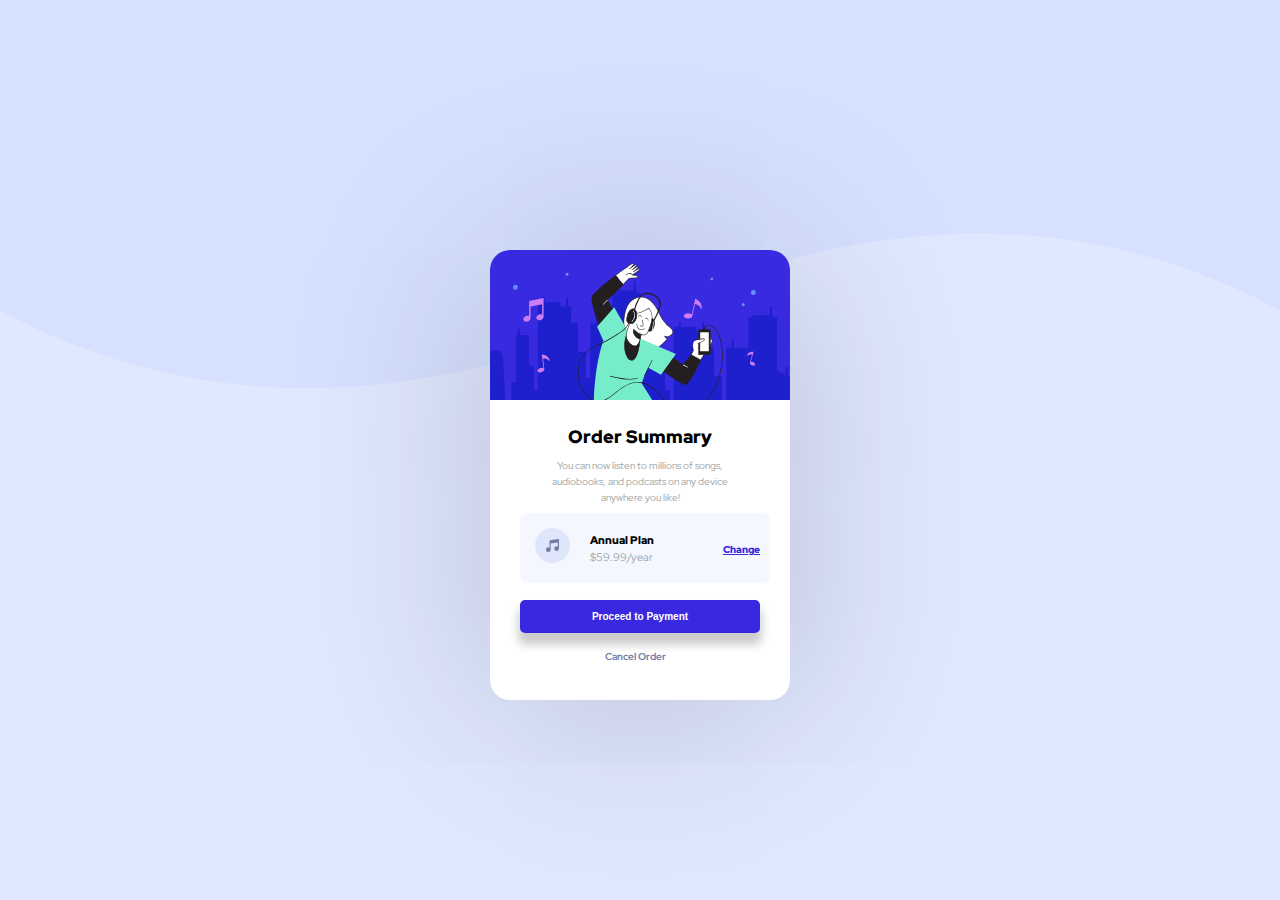
<file: desafio1_frontmentor/index.html>
<!DOCTYPE html>
<html lang="en">
<head>
  <meta charset="UTF-8">
  <meta name="viewport" content="width=device-width, initial-scale=1.0"> <!-- displays site properly based on user's device -->

  <link rel="icon" type="image/png" sizes="32x32" href="./images/favicon-32x32.png">
  
  <title>Frontend Mentor | Order summary card</title>
  <!--Custom CSS-->
  <link rel="stylesheet" href="styles.css">
  <!--Font-->
  <link rel="preconnect" href="https://fonts.googleapis.com">
  <link rel="preconnect" href="https://fonts.gstatic.com" crossorigin>
  <link href="https://fonts.googleapis.com/css2?family=Red+Hat+Display:wght@500;700;900&display=swap" rel="stylesheet">
  <!-- Feel free to remove these styles or customise in your own stylesheet 👍 -->
  
</head>
<body>
  <main>
    <div class="container">

      <img src="images/illustration-hero.svg" alt="Foto de la loca" class="container_picture">
      <h1 class="container_title">Order Summary</h1>
      <p class="container_content">You can now listen to millions of songs, audiobooks, and podcasts on any 
      device anywhere you like!</p>
    
      <div class="container-option"> 
        <img src="images/icon-music.svg" alt="Photo Music" class="container-option_music">
        
        <div class="container-option_plan">
          <p class="container-option_plan_op1">Annual Plan</p>
          <p class="container-option_plan_op2">$59.99/year</p>
        </div>
        
        <a href= "#" class="container-option_plan_changes">Change</a>
        
      </div>
      
      <button class="container-buttom" href= "#" >Proceed to Payment</button>
      <a style="text-decoration:none" class="container-cancel" href= "#">Cancel Order</a>
      
      
    </div>
  </main>
  
  
</body>
</html>
</file>
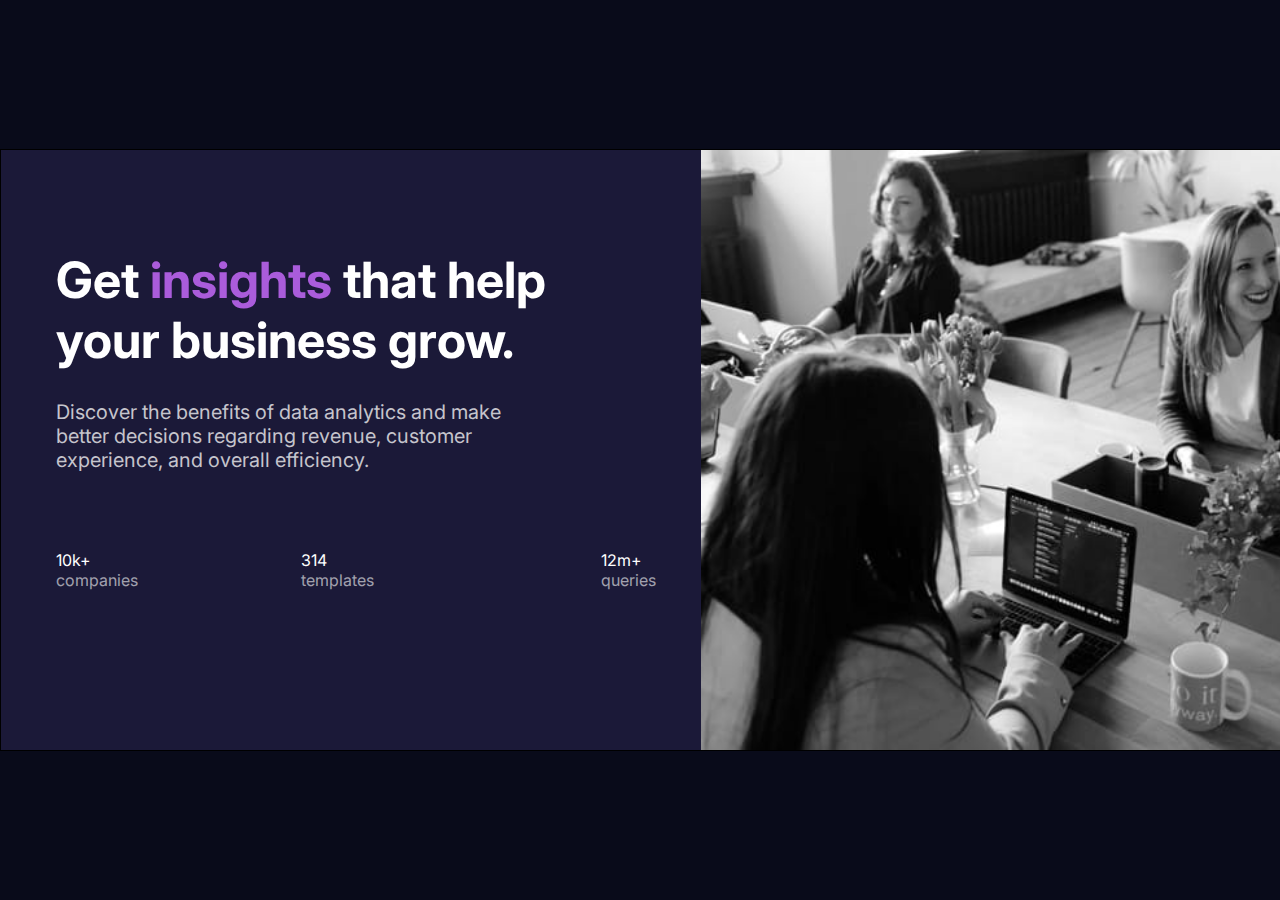
<file: desafio2-frontmentor/stats-preview-card-component-main/index.html>
<!DOCTYPE html>
<html lang="en">
<head>
  <meta charset="UTF-8">
  <meta name="viewport" content="width=device-width, initial-scale=1.0"> <!-- displays site properly based on user's device -->

  <link rel="icon" type="image/png" sizes="32x32" href="./images/favicon-32x32.png">
  <!--CUSTOM FONT STYLES-->
  <link rel="preconnect" href="https://fonts.googleapis.com">
  <link rel="preconnect" href="https://fonts.gstatic.com" crossorigin>
  <link href="https://fonts.googleapis.com/css2?family=Inter:wght@400;700&display=swap" rel="stylesheet">
  <!--CUSTOM CSS-->
  <link rel="stylesheet" href="styles.css">
  <title>Frontend Mentor | Stats preview card component</title>

  <!-- Feel free to remove these styles or customise in your own stylesheet 👍 -->
  <style>
    .attribution { font-size: 11px; text-align: center; }
    .attribution a { color: hsl(228, 45%, 44%); }
  </style>
</head>
<body>
  <div class="container-general" alt="Cuadrado General">
    <h1 class="container-title" alt="Titulo General" >
      Get <span class="title-accent">insights</span> that help your business grow.

    </h1>

    <p class="container-paragraph">Discover the benefits of data analytics and make better decisions regarding revenue, customer 
      experience, and overall efficiency.
    </p>

    
    <div class="container-stats">
      <div class="stats1"> 
        <span class="stats-up">
          10k+

        </span> 
        <p class="stats-down">
          companies

        </p> 
      </div>
      <div class="stats2"> 
        <span class="stats-up">
          314

        </span> 
        <p class="stats-down">
          templates

        </p> 
      </div>
      <div class="stats3"> 
        <span class="stats-up">
          12m+

        </span> 
        <p class="stats-down">
          queries

        </p> 
      </div>


      
      
      
    </div>
    <div class="prueba"></div>
    <img class="container-picture"src="images/image-header-desktop.jpg" alt="Foto Empresa">
    
  </div>
  
</body>
</html>
</file>
<file: desafio1_frontmentor/styles.css>
/* font-family: 'Red Hat Display', sans-serif; */

*{
    margin: 0;
    padding: 0;

}

body {
    background: hsl(225, 100%, 94%) url(images/pattern-background-desktop.svg) no-repeat;
    background-size: 100%;
    display: flex;
    justify-content: center;
    align-items: center;
    height: 100vh;
    width: 100vw;
}



.container{
    background: white;
    margin:auto;
    width: 300px;
    height: 450px;
    margin-top: 50px;
    font-family: 'Red Hat Display', sans-serif;
    position: relative;
    border-radius: 20px;
    box-shadow: 0px 10px 200px 2px rgba(0, 0, 0, 0.2);
}

.container_picture{
    width: 300px;
    height: 150px;
    border-top-left-radius: 20px;
    border-top-right-radius: 20px;
}

.container_title { 
    margin-top: 20px;
    text-align: center;
    font-size: 18px;
    color: black;
    font-weight: 1000;

}

.container_content {
    font-size: 10px;
    width: 200px;
    height: 50px;
    text-align: center;
    margin: auto;
    margin-top: 10px;
    color: #99A3A4;
    line-height : 16px;

}

.container-option {
    position: absolute;
    left: 30px;
    top: 5px;
    width: 250px;
    height: 70px;
    background-color: hsl(225, 100%, 98%);
    border-radius: 8px;

    
}

.container-option_music {
    width: 35px;
    height: 35px;
    margin-top: 15px;
    position: absolute;
    left: 15px;
}

.container-option{
    position: relative;
}

.container-option_plan {
    display: inline-block;
    position: absolute;
    top: 20px;
    left: 70px;
    font-size: 11px;

    

}

.container-option_plan_changes {
    display: inline;
    justify-content: space-between;
    position: absolute;
    right: 10px;
    top: 30px;
    font-family: 'Red Hat Display', sans-serif;
    font-size: 10px;
    color: hsl(245, 75%, 52%);
    font-weight: 900;

}

.container-option_plan_op1{
    font-weight: 1000;
    
}

.container-option_plan_op2{
    color: #99A3A4;
    margin-top: 3px;
}

.container-buttom{
    background-color: hsl(245, 75%, 52%);
    width: 240px;
    height: 33px;
    position: absolute;
    color: white;
    top: 350px;
    left: 30px;
    border-radius: 5px;
    border: #9B59B6;
    font-size: 10px;
    font-weight: 750;
    box-shadow: 0px 10px 10px 2px rgba(0, 0, 0, 0.2);
    cursor: pointer;
    
}

.container-cancel{
    position: absolute;
    top: 400px;
    left: 115px;
    color: hsl(224, 23%, 55%);
    font-size: 10px;
    font-weight: 750;
}

.container-buttom:hover {
    background-color: hsl(245, 75%, 65%);
}
</file>
<file: desafio2-frontmentor/stats-preview-card-component-main/styles.css>
:root{
    --color-white: hsl(0, 0%, 100%);
    --color-white-paragraph: hsla(0, 0%, 100%, 0.75);
    --color-white-stats: hsla(0, 0%, 100%, 0.6);
    --color-main-background: hsl(233, 47%, 7%);
    --color-card-background: hsl(244, 38%, 16%);
    --color-accent: hsl(277, 64%, 61%);

}


*{
    margin: 0;
    padding: 0;
    font-family: 'Inter', sans-serif;

}
body{
    background-color: var(--color-main-background);
    display: flex;
    justify-content: center;
    align-items: center;
    height: 100vh;
    width: 100vw;

}

.container-general{
    border: 1px solid black;
    /*SIZE*/
    width: 1400px;
    height: 600px;
    /*POSITION*/
    position: relative;
    /*EDIT*/
    background-color: var(--color-card-background);
}

.container-picture{
    /*SIZE*/
    width: 700px;
    height: 600px;
    /*POSITION*/
    position: absolute;
    left: 700px;
    top: 0px;
    /*EDIT*/
    filter: hue-rotate(120deg);
    
    
    
}

.container-title{
    /*SIZE*/
    font-size: 50px;
    width: 600px;
    /*POSITION*/
    position: absolute;
    top: 100px;
    left: 55px;
    /*EDIT*/
    color: var(--color-white); 
}
.title-accent{
    color: var(--color-accent);
}

.container-paragraph{
    /*SIZE*/
    font-size: 20px;
    width: 500px;

    /*POSITION*/
    position: absolute;
    top: 250px;
    left: 55px;

    /*EDIT*/
    color: var(--color-white-paragraph);

}

.stats-up{
    color: var(--color-white);
}

.stats-down{
    color: var(--color-white-stats);
}

.stats1{
    /*POSITION*/
    position: absolute;
    top: 400px;
    left: 55px;

}


.stats2{
    /*POSITION*/
    position: absolute;
    top: 400px;
    left: 300px;

}


.stats3{
    /*POSITION*/
    position: absolute;
    top: 400px;
    left: 600px;

}


.prueba{
    /*SIZE*/
    width: 700px;
    height: 600px;
    position: absolute;
    left: 700px;
    top: 0px;
    
    
}
</file>
